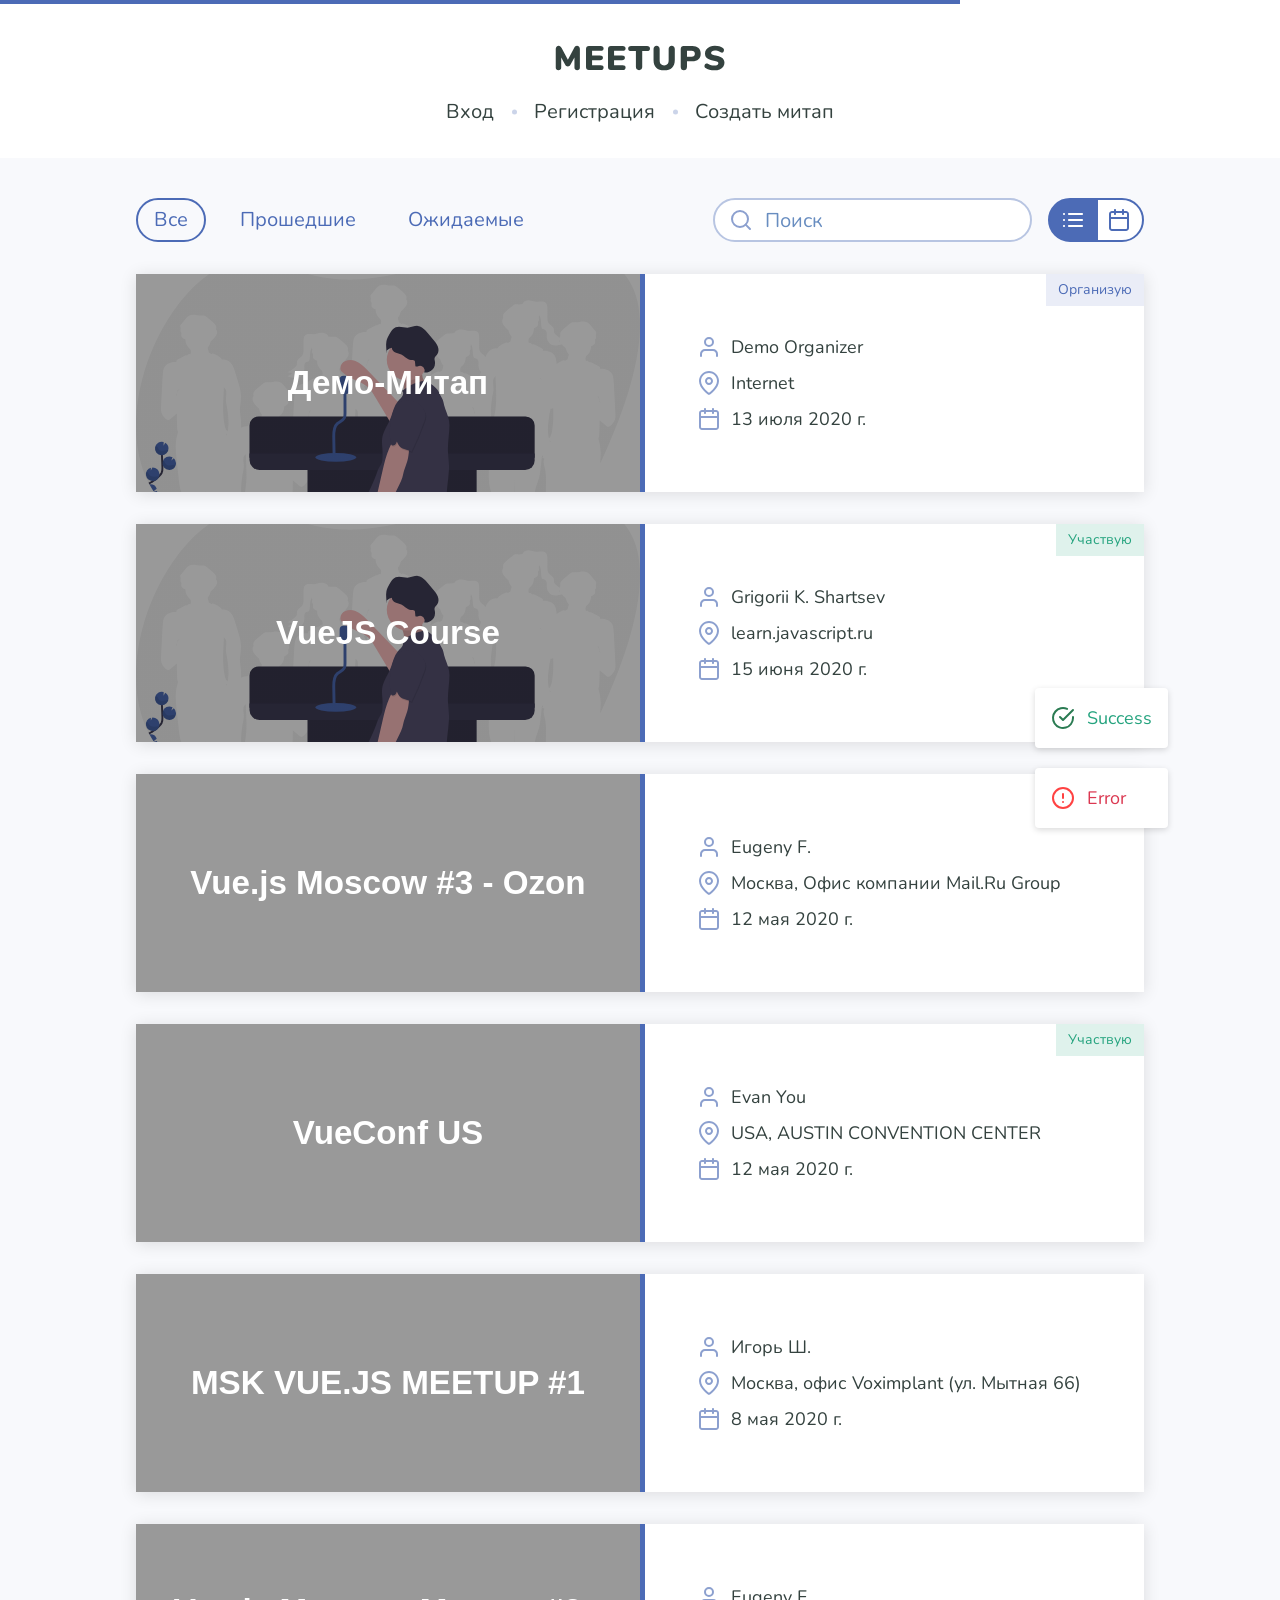
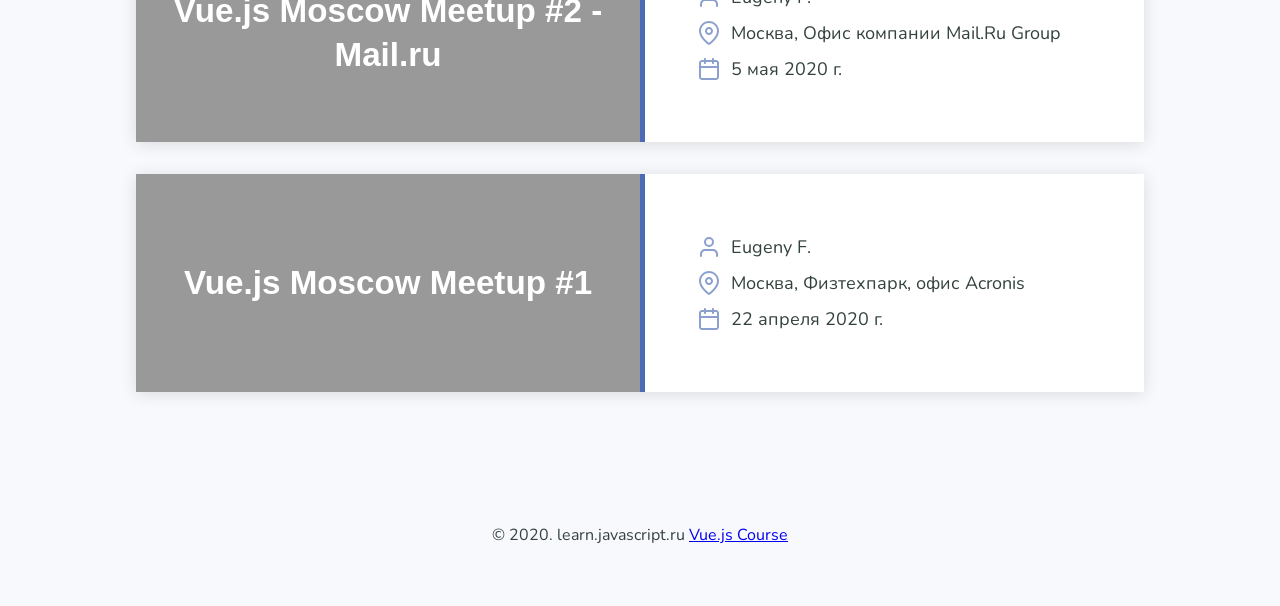
<file: meetups-markup/index.html>
<html lang="ru">
  <head>
    <meta charset="utf-8" />
    <meta http-equiv="X-UA-Compatible" content="IE=edge" />
    <meta name="viewport" content="width=device-width,initial-scale=1.0" />
    <link rel="stylesheet" href="styles/index.css" />
    <link rel="icon" href="favicon.ico" />
    <title>Митапы | Meetups</title>
  </head>
  <body>
    <div id="app">
      <div class="progress" style="width: 75%; background-color: rgb(76, 107, 182); opacity: 1;"></div>

      <div class="wrapper bg-grey">
        <header class="header">
          <div>
            <h1>
              <a href="/" class="router-link-exact-active router-link-active"
                ><img src="img/logo.svg" alt="Meetups"
              /></a>
            </h1>
          </div>
          <nav>
            <a href="login.html">Вход</a>
            <a href="register.html">Регистрация</a>
            <a href="meetup-form.html">Создать митап</a>
          </nav>
        </header>

        <main class="main">
          <div class="container">
            <div class="filters-panel">
              <div class="filters-panel__col">
                <div class="form-check">
                  <div class="form-check__group">
                    <input type="radio" name="date-filter" class="form-check__input" value="" checked />
                    <label class="form-check__label">Все </label>
                  </div>
                  <div class="form-check__group">
                    <input type="radio" name="date-filter" class="form-check__input" value="past" />
                    <label class="form-check__label">Прошедшие </label>
                  </div>
                  <div class="form-check__group">
                    <input type="radio" name="date-filter" class="form-check__input" value="future" />
                    <label class="form-check__label">Ожидаемые </label>
                  </div>
                </div>
              </div>
              <div class="filters-panel__col">
                <div class="form-group form-group_inline" id="filters-panel__search">
                  <div class="input-group input-group_icon input-group_icon-left">
                    <img alt="icon" src="icons/icon-search.svg" class="icon" />
                    <input type="text" placeholder="Поиск" class="form-control form-control_rounded form-control_sm" />
                  </div>
                </div>
                <div class="form-group form-group_inline">
                  <div class="page-tabs">
                    <button type="button" class="page-tabs__tab page-tabs__tab_active">
                      <svg fill="none" height="28" viewBox="0 0 28 28" width="28" xmlns="http://www.w3.org/2000/svg">
                        <path
                          clip-rule="evenodd"
                          d="m5 7c-.55228 0-1
                .44772-1 1s.44772 1 1 1h.01c.55228 0 1-.44772 1-1s-.44772-1-1-1zm5
                0c-.55228 0-1 .44772-1 1s.44772 1 1 1h13c.5523 0 1-.44772 1-1s-.4477-1-1-1zm0 6c-.55228 0-1
                .4477-1 1s.44772 1 1 1h13c.5523 0 1-.4477 1-1s-.4477-1-1-1zm-1 7c0-.5523.44772-1 1-1h13c.5523 0 1
                .4477 1 1s-.4477 1-1 1h-13c-.55228 0-1-.4477-1-1zm-5-6c0-.5523.44772-1 1-1h.01c.55228 0 1
                .4477 1 1s-.44772 1-1 1h-.01c-.55228 0-1-.4477-1-1zm1 5c-.55228 0-1
                .4477-1 1s.44772 1 1 1h.01c.55228 0 1-.4477 1-1s-.44772-1-1-1z"
                          fill-rule="evenodd"
                        ></path>
                      </svg>
                    </button>
                    <button type="button" class="page-tabs__tab">
                      <svg height="22" viewBox="0 0 20 22" width="20" xmlns="http://www.w3.org/2000/svg">
                        <path
                          clip-rule="evenodd"
                          d="m15 1c0-.552285-.4477-1-1-1s-1 .447715-1 1v1h-6v-1c0-.552285-.44772-1-1-1s-1
                  .447715-1 1v1h-2c-1.65685 0-3 1.34315-3 3v14c0 1.6569 1.34315 3 3 3h14c1.6569 0
                  3-1.3431 3-3v-14c0-1.65685-1.3431-3-3-3h-2zm3 7v-3c0-.55228-.4477-1-1-1h-2v1c0
                  .55228-.4477 1-1 1s-1-.44772-1-1v-1h-6v1c0
                  .55228-.44772 1-1 1s-1-.44772-1-1v-1h-2c-.55228 0-1 .44772-1 1v3zm-16 2h16v9c0
                  .5523-.4477 1-1 1h-14c-.55228 0-1-.4477-1-1z"
                          fill-rule="evenodd"
                        ></path>
                      </svg>
                    </button>
                  </div>
                </div>
              </div>
            </div>
            <div class="transition-list meetups-list">
              <a href="meetup-description.html" class="meetups-list__item">
                <div class="meetups-list__col">
                  <div class="meetups-list__cover"><h5>Демо-Митап</h5></div>
                </div>
                <div class="meetups-list__col">
                  <div class="meetups-list__description">
                    <span class="meetups-list__badge">Организую</span>
                    <ul class="info-list">
                      <li>
                        <img alt="icon" src="icons/icon-user.svg" class="icon info-list__icon" />
                        Demo Organizer
                      </li>
                      <li>
                        <img alt="icon" src="icons/icon-map.svg" class="icon info-list__icon" />
                        Internet
                      </li>
                      <li>
                        <img alt="icon" src="icons/icon-cal-lg.svg" class="icon info-list__icon" />
                        <time datetime="Mon Jul 13 2020 23:15:59 GMT+0500 (Екатеринбург, стандартное время)">
                          13 июля 2020 г.
                        </time>
                      </li>
                    </ul>
                  </div>
                </div>
              </a>
              <a href="meetup-description.html" class="meetups-list__item">
                <div class="meetups-list__col">
                  <div class="meetups-list__cover"><h5>VueJS Course</h5></div>
                </div>
                <div class="meetups-list__col">
                  <div class="meetups-list__description">
                    <span class="meetups-list__badge meetups-list__badge_success">Участвую</span>
                    <ul class="info-list">
                      <li>
                        <img alt="icon" src="icons/icon-user.svg" class="icon info-list__icon" />
                        Grigorii K. Shartsev
                      </li>
                      <li>
                        <img alt="icon" src="icons/icon-map.svg" class="icon info-list__icon" />
                        learn.javascript.ru
                      </li>
                      <li>
                        <img alt="icon" src="icons/icon-cal-lg.svg" class="icon info-list__icon" />
                        <time datetime="Mon Jun 15 2020 05:00:00 GMT+0500 (Екатеринбург, стандартное время)">
                          15 июня 2020 г.
                        </time>
                      </li>
                    </ul>
                  </div>
                </div>
              </a>
              <a href="meetup-description.html" class="meetups-list__item">
                <div class="meetups-list__col">
                  <div
                    class="meetups-list__cover"
                    style="--bg-url: url('https://course-vue.javascript.ru/api/images/4');"
                  >
                    <h5>Vue.js Moscow #3 - Ozon</h5>
                  </div>
                </div>
                <div class="meetups-list__col">
                  <div class="meetups-list__description">
                    <ul class="info-list">
                      <li>
                        <img alt="icon" src="icons/icon-user.svg" class="icon info-list__icon" />
                        Eugeny F.
                      </li>
                      <li>
                        <img alt="icon" src="icons/icon-map.svg" class="icon info-list__icon" />
                        Москва, Офис компании Mail.Ru Group
                      </li>
                      <li>
                        <img alt="icon" src="icons/icon-cal-lg.svg" class="icon info-list__icon" />
                        <time datetime="Tue May 12 2020 05:00:00 GMT+0500 (Екатеринбург, стандартное время)">
                          12 мая 2020 г.
                        </time>
                      </li>
                    </ul>
                  </div>
                </div>
              </a>
              <a href="meetup-description.html" class="meetups-list__item">
                <div class="meetups-list__col">
                  <div
                    class="meetups-list__cover"
                    style="--bg-url: url('https://course-vue.javascript.ru/api/images/5');"
                  >
                    <h5>VueConf US</h5>
                  </div>
                </div>
                <div class="meetups-list__col">
                  <div class="meetups-list__description">
                    <span class="meetups-list__badge meetups-list__badge_success">Участвую</span>
                    <ul class="info-list">
                      <li>
                        <img alt="icon" src="icons/icon-user.svg" class="icon info-list__icon" />
                        Evan You
                      </li>
                      <li>
                        <img alt="icon" src="icons/icon-map.svg" class="icon info-list__icon" />
                        USA, AUSTIN CONVENTION CENTER
                      </li>
                      <li>
                        <img alt="icon" src="icons/icon-cal-lg.svg" class="icon info-list__icon" />
                        <time datetime="Tue May 12 2020 05:00:00 GMT+0500 (Екатеринбург, стандартное время)">
                          12 мая 2020 г.
                        </time>
                      </li>
                    </ul>
                  </div>
                </div>
              </a>
              <a href="meetup-description.html" class="meetups-list__item">
                <div class="meetups-list__col">
                  <div
                    class="meetups-list__cover"
                    style="--bg-url: url('https://course-vue.javascript.ru/api/images/1');"
                  >
                    <h5>MSK VUE.JS MEETUP #1</h5>
                  </div>
                </div>
                <div class="meetups-list__col">
                  <div class="meetups-list__description">
                    <ul class="info-list">
                      <li>
                        <img alt="icon" src="icons/icon-user.svg" class="icon info-list__icon" />
                        Игорь Ш.
                      </li>
                      <li>
                        <img alt="icon" src="icons/icon-map.svg" class="icon info-list__icon" />
                        Москва, офис Voximplant (ул. Мытная 66)
                      </li>
                      <li>
                        <img alt="icon" src="icons/icon-cal-lg.svg" class="icon info-list__icon" />
                        <time datetime="Fri May 08 2020 05:00:00 GMT+0500 (Екатеринбург, стандартное время)">
                          8 мая 2020 г.
                        </time>
                      </li>
                    </ul>
                  </div>
                </div>
              </a>
              <a href="meetup-description.html" class="meetups-list__item">
                <div class="meetups-list__col">
                  <div
                    class="meetups-list__cover"
                    style="--bg-url: url('https://course-vue.javascript.ru/api/images/3');"
                  >
                    <h5>Vue.js Moscow Meetup #2 - Mail.ru</h5>
                  </div>
                </div>
                <div class="meetups-list__col">
                  <div class="meetups-list__description">
                    <ul class="info-list">
                      <li>
                        <img alt="icon" src="icons/icon-user.svg" class="icon info-list__icon" />
                        Eugeny F.
                      </li>
                      <li>
                        <img alt="icon" src="icons/icon-map.svg" class="icon info-list__icon" />
                        Москва, Офис компании Mail.Ru Group
                      </li>
                      <li>
                        <img alt="icon" src="icons/icon-cal-lg.svg" class="icon info-list__icon" />
                        <time datetime="Tue May 05 2020 05:00:00 GMT+0500 (Екатеринбург, стандартное время)">
                          5 мая 2020 г.
                        </time>
                      </li>
                    </ul>
                  </div>
                </div>
              </a>
              <a href="meetup-description.html" class="meetups-list__item">
                <div class="meetups-list__col">
                  <div
                    class="meetups-list__cover"
                    style="--bg-url: url('https://course-vue.javascript.ru/api/images/2');"
                  >
                    <h5>Vue.js Moscow Meetup #1</h5>
                  </div>
                </div>
                <div class="meetups-list__col">
                  <div class="meetups-list__description">
                    <ul class="info-list">
                      <li>
                        <img alt="icon" src="icons/icon-user.svg" class="icon info-list__icon" />
                        Eugeny F.
                      </li>
                      <li>
                        <img alt="icon" src="icons/icon-map.svg" class="icon info-list__icon" />
                        Москва, Физтехпарк, офис Acronis
                      </li>
                      <li>
                        <img alt="icon" src="icons/icon-cal-lg.svg" class="icon info-list__icon" />
                        <time datetime="Wed Apr 22 2020 05:00:00 GMT+0500 (Екатеринбург, стандартное время)">
                          22 апреля 2020 г.
                        </time>
                      </li>
                    </ul>
                  </div>
                </div>
              </a>
            </div>
          </div>
        </main>

        <footer class="footer">
          <div class="container">
            © 2020. learn.javascript.ru <a href="https://learn.javascript.ru/courses/vue">Vue.js Course</a>
          </div>
        </footer>
      </div>

      <div class="toasts">
        <div class="toast toast_success">
          <img class="icon" src="icons/icon-check-circle.svg" />
          <span>Success</span>
        </div>
        <div class="toast toast_error">
          <img class="icon" src="icons/icon-alert-circle.svg" />
          <span>Error</span>
        </div>
      </div>
    </div>
  </body>
</html>
</file>
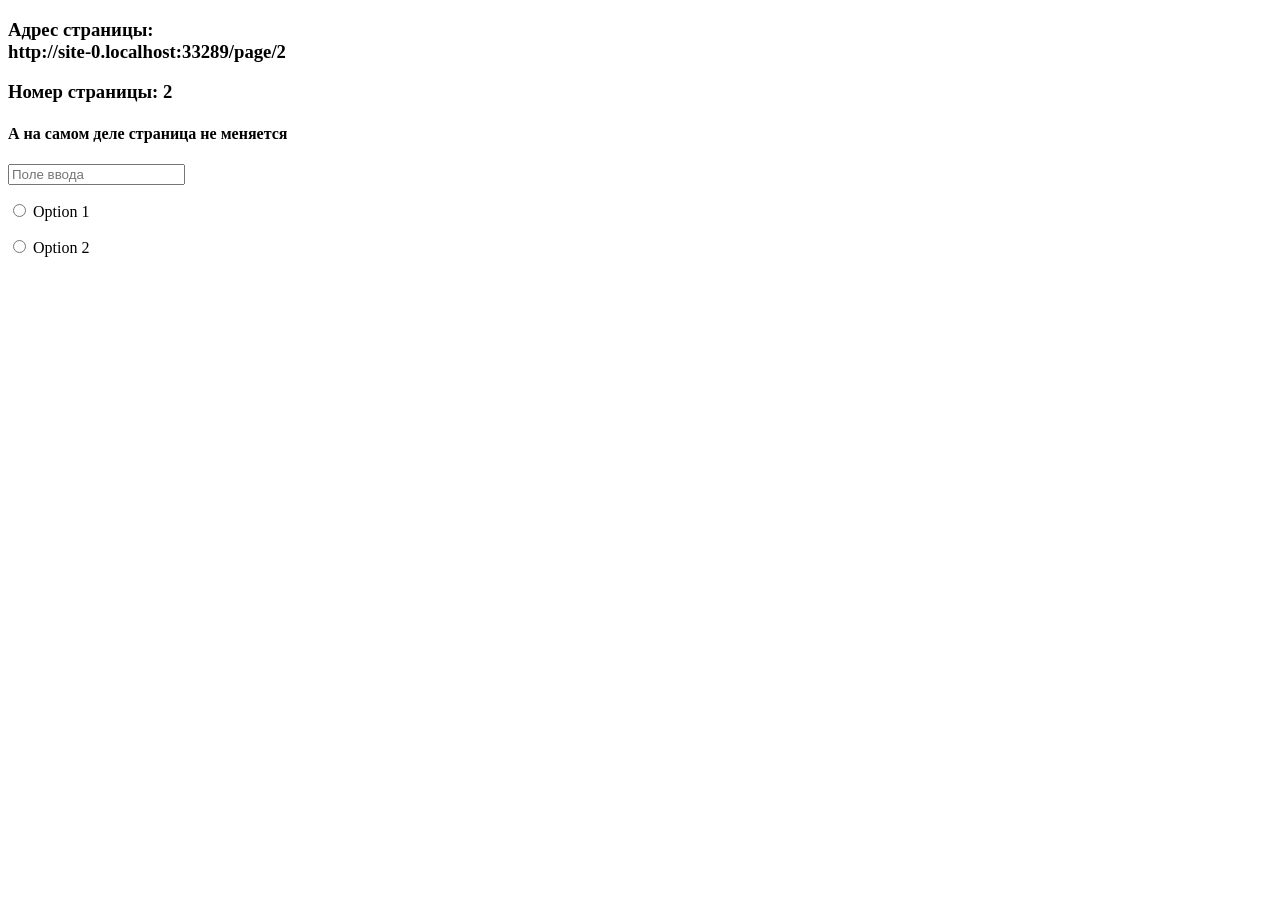
<file: 04-spa/01-History-API/index.html>
<!DOCTYPE html>
<html>
<head>
  <meta charset="utf-8">
  <title></title>
</head>
<body>
<h3>
  Адрес страницы:<br>
  <span id="title"></span>
</h3>
<h3>
  Номер страницы: <span id="number"></span>
</h3>
<h4>А на самом деле страница не меняется</h4>
<form>
  <p><input placeholder="Поле ввода"></p>
  <p><label><input type="radio" name="radio"> Option 1</label></p>
  <p><label><input type="radio" name="radio"> Option 2</label></p>
</form>
<script>

  const titleEl = document.getElementById('title');
  const numEl = document.getElementById('number');

  let i = 0;

  const interval = setInterval(function() {
    i++;

    history.pushState({ num: i }, '', `/page/${i}`);
    // Get URL from Location
    titleEl.textContent = window.location;
    // Get data from State
    numEl.textContent = history.state.num;
    if (i > 10) {
      clearInterval(interval);
    }
  }, 500);
</script>
</body>
</html>
</file>
<file: meetups-markup/styles/index.css>
@import "_variables.css";
@import "_button.css";
@import "_typography.css";
@import "_form-check.css";
@import "_common_forms.css";
@import "_page_404.css";
@import "_page_forms.css";
@import "_page_onboarding.css";
@import "_page_meetups.css";
@import "_footer.css";
@import "_forms.css";
@import "_toast.css";
@import "_checkbox.css";
@import "_dropdown.css";
@import "_header.css";
@import "_page-tabs.css";
@import "_content-tabs.css";
@import "_meetup-list.css";
@import "_meetup-cover.css";
@import "_meetup-layout.css";
@import "_meetup-agenda.css";
@import "_meetup-form.css";
@import "_lists.css";
@import "_calendar.css";
@import "_image-uploader.css";
@import "_progress.css";
@import "_common.css";
</file>
